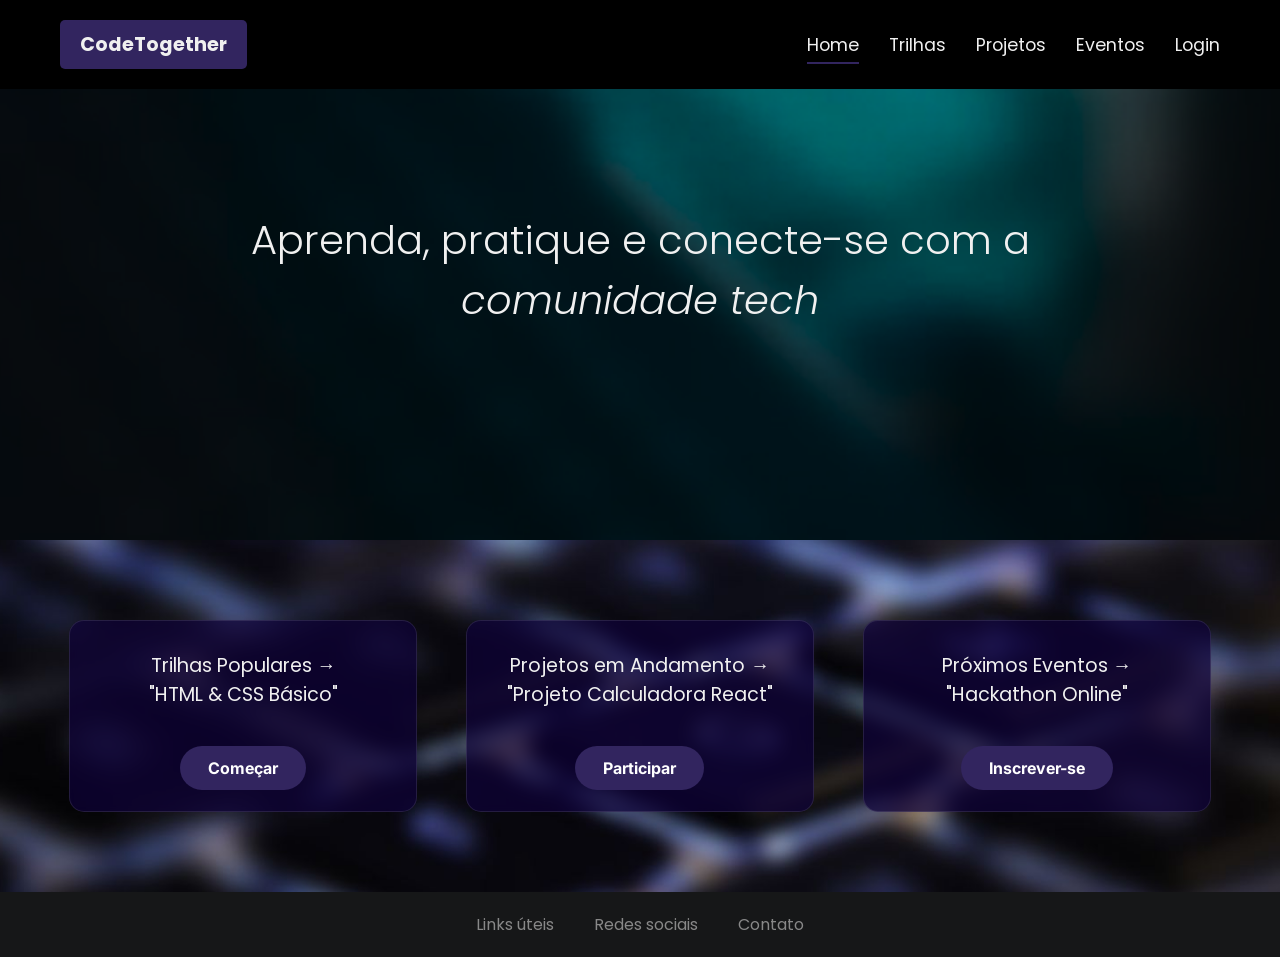
<file: index.html>
<!DOCTYPE html>
<html lang="pt-br">
<head>
    <meta charset="UTF-8">
    <meta name="viewport" content="width=device-width, initial-scale=1.0">
    <title>CodeTogether - Home</title>
    <link rel="stylesheet" href="style.css">
    
    <link rel="preconnect" href="https://fonts.googleapis.com">
    <link rel="preconnect" href="https://fonts.gstatic.com" crossorigin>
    <link href="https://fonts.googleapis.com/css2?family=Anonymous+Pro&family=Inter:wght@400;700&family=Poppins:wght@300;400&display=swap" rel="stylesheet">
</head>
<body>
    <header>
        <div class="container">
            <a href="index.html" class="logo">CodeTogether</a>
            <nav>
                <ul>
                    <li><a href="index.html" class="active">Home</a></li>
                    <li><a href="trilhas.html">Trilhas</a></li>
                    <li><a href="projetos.html">Projetos</a></li>
                    <li><a href="#">Eventos</a></li>
                    <li><a href="#">Login</a></li>
                </ul>
            </nav>
        </div>
    </header>

    <main>
        <section class="hero-section">
            <div class="container">
                <h1>Aprenda, pratique e conecte-se com a <br><em>comunidade tech</em></h1>
            </div>
        </section>

        <section class="cta-section">
            <div class="container card-container">
                <div class="card">
                    <p>Trilhas Populares &rarr; <br>"HTML & CSS Básico"</p>
                    <a href="trilhas.html" class="btn btn-primary">Começar</a>
                </div>
                <div class="card">
                    <p>Projetos em Andamento &rarr; <br>"Projeto Calculadora React"</p>
                    <a href="projetos.html" class="btn btn-primary">Participar</a>
                </div>
                <div class="card">
                    <p>Próximos Eventos &rarr; <br>"Hackathon Online"</p>
                    <a href="#" class="btn btn-primary">Inscrever-se</a>
                </div>
            </div>
        </section>
    </main>

    <footer>
        <div class="container">
            <a href="#">Links úteis</a>
            <a href="#">Redes sociais</a>
            <a href="#">Contato</a>
        </div>
    </footer>
</body>
</html>
</file>
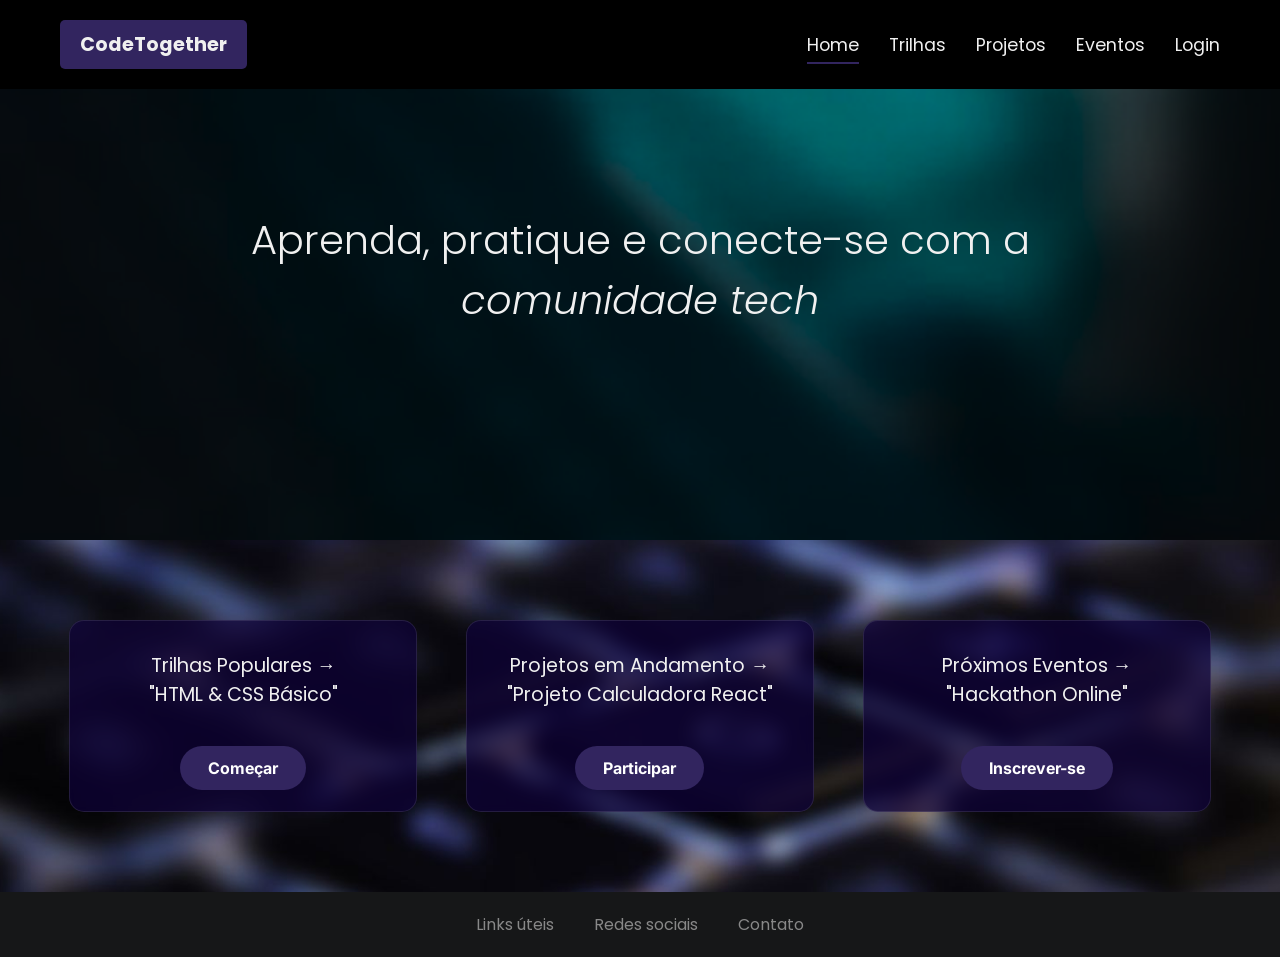
<file: CodeTogether/index.html>
<!DOCTYPE html>
<html lang="pt-br">
<head>
    <meta charset="UTF-8">
    <meta name="viewport" content="width=device-width, initial-scale=1.0">
    <title>CodeTogether - Home</title>
    <link rel="stylesheet" href="style.css">
    
    <link rel="preconnect" href="https://fonts.googleapis.com">
    <link rel="preconnect" href="https://fonts.gstatic.com" crossorigin>
    <link href="https://fonts.googleapis.com/css2?family=Anonymous+Pro&family=Inter:wght@400;700&family=Poppins:wght@300;400&display=swap" rel="stylesheet">
</head>
<body>
    <header>
        <div class="container">
            <a href="index.html" class="logo">CodeTogether</a>
            <nav>
                <ul>
                    <li><a href="index.html" class="active">Home</a></li>
                    <li><a href="trilhas.html">Trilhas</a></li>
                    <li><a href="projetos.html">Projetos</a></li>
                    <li><a href="#">Eventos</a></li>
                    <li><a href="#">Login</a></li>
                </ul>
            </nav>
        </div>
    </header>

    <main>
        <section class="hero-section">
            <div class="container">
                <h1>Aprenda, pratique e conecte-se com a <br><em>comunidade tech</em></h1>
            </div>
        </section>

        <section class="cta-section">
            <div class="container card-container">
                <div class="card">
                    <p>Trilhas Populares &rarr; <br>"HTML & CSS Básico"</p>
                    <a href="trilhas.html" class="btn btn-primary">Começar</a>
                </div>
                <div class="card">
                    <p>Projetos em Andamento &rarr; <br>"Projeto Calculadora React"</p>
                    <a href="projetos.html" class="btn btn-primary">Participar</a>
                </div>
                <div class="card">
                    <p>Próximos Eventos &rarr; <br>"Hackathon Online"</p>
                    <a href="#" class="btn btn-primary">Inscrever-se</a>
                </div>
            </div>
        </section>
    </main>

    <footer>
        <div class="container">
            <a href="#">Links úteis</a>
            <a href="#">Redes sociais</a>
            <a href="#">Contato</a>
        </div>
    </footer>
</body>

    
</html>
</file>
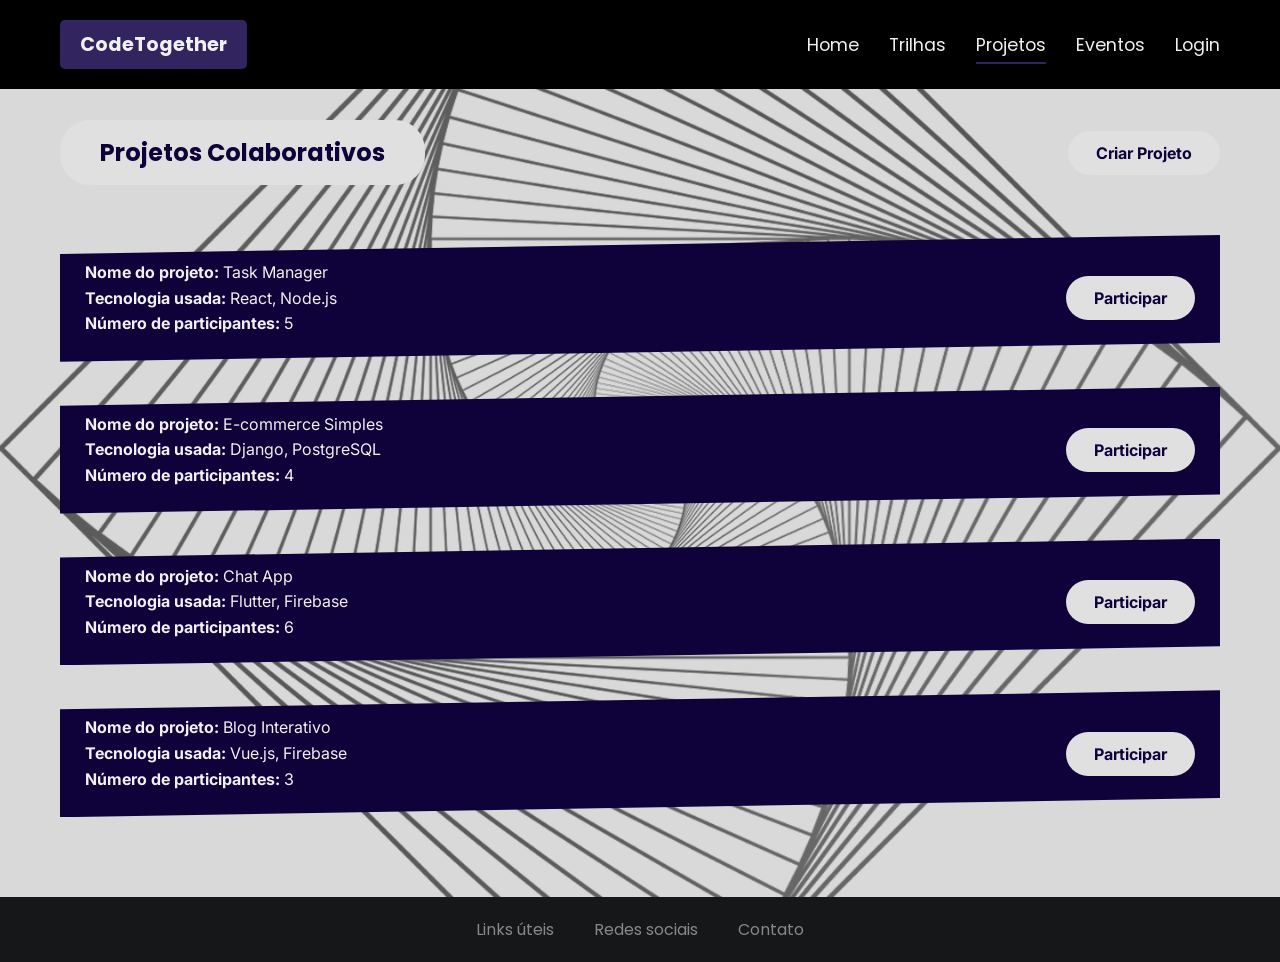
<file: projetos.html>
<!DOCTYPE html>
<html lang="pt-br">
<head>
    <meta charset="UTF-8">
    <meta name="viewport" content="width=device-width, initial-scale=1.0">
    <title>CodeTogether - Projetos</title>
    <link rel="stylesheet" href="style.css">

    <link rel="preconnect" href="https://fonts.googleapis.com">
    <link rel="preconnect" href="https://fonts.gstatic.com" crossorigin>
    <link href="https://fonts.googleapis.com/css2?family=Anonymous+Pro&family=Inter:wght@400;700&family=Poppins:wght@300;400&display=swap" rel="stylesheet">
</head>
<body class="projetos-bg">
    <header>
        <div class="container">
            <a href="index.html" class="logo">CodeTogether</a>
            <nav>
                <ul>
                    <li><a href="index.html">Home</a></li>
                    <li><a href="trilhas.html">Trilhas</a></li>
                    <li><a href="projetos.html" class="active">Projetos</a></li>
                    <li><a href="#">Eventos</a></li>
                    <li><a href="#">Login</a></li>
                </ul>
            </nav>
        </div>
    </header>

    <main class="projetos-page">
        <div class="container">
            <div class="page-header">
                <div class="page-title">
                    <h2>Projetos Colaborativos</h2>
                </div>
                <a href="#" class="btn btn-secondary">Criar Projeto</a>
            </div>

            <div class="projetos-list">
                <div class="projeto-card">
                    <div class="info">
                        <p><strong>Nome do projeto:</strong> Task Manager</p>
                        <p><strong>Tecnologia usada:</strong> React, Node.js</p>
                        <p><strong>Número de participantes:</strong> 5</p>
                    </div>
                    <a href="#" class="btn btn-secondary">Participar</a>
                </div>
                <div class="projeto-card">
                    <div class="info">
                        <p><strong>Nome do projeto:</strong> E-commerce Simples</p>
                        <p><strong>Tecnologia usada:</strong> Django, PostgreSQL</p>
                        <p><strong>Número de participantes:</strong> 4</p>
                    </div>
                    <a href="#" class="btn btn-secondary">Participar</a>
                </div>
                <div class="projeto-card">
                    <div class="info">
                        <p><strong>Nome do projeto:</strong> Chat App</p>
                        <p><strong>Tecnologia usada:</strong> Flutter, Firebase</p>
                        <p><strong>Número de participantes:</strong> 6</p>
                    </div>
                    <a href="#" class="btn btn-secondary">Participar</a>
                </div>
                 <div class="projeto-card">
                    <div class="info">
                        <p><strong>Nome do projeto:</strong> Blog Interativo</p>
                        <p><strong>Tecnologia usada:</strong> Vue.js, Firebase</p>
                        <p><strong>Número de participantes:</strong> 3</p>
                    </div>
                    <a href="#" class="btn btn-secondary">Participar</a>
                </div>
            </div>
        </div>
    </main>

    <footer class="footer-absolute">
        <div class="container">
            <a href="#">Links úteis</a>
            <a href="#">Redes sociais</a>
            <a href="#">Contato</a>
        </div>
    </footer>
</body>
</html>
</file>
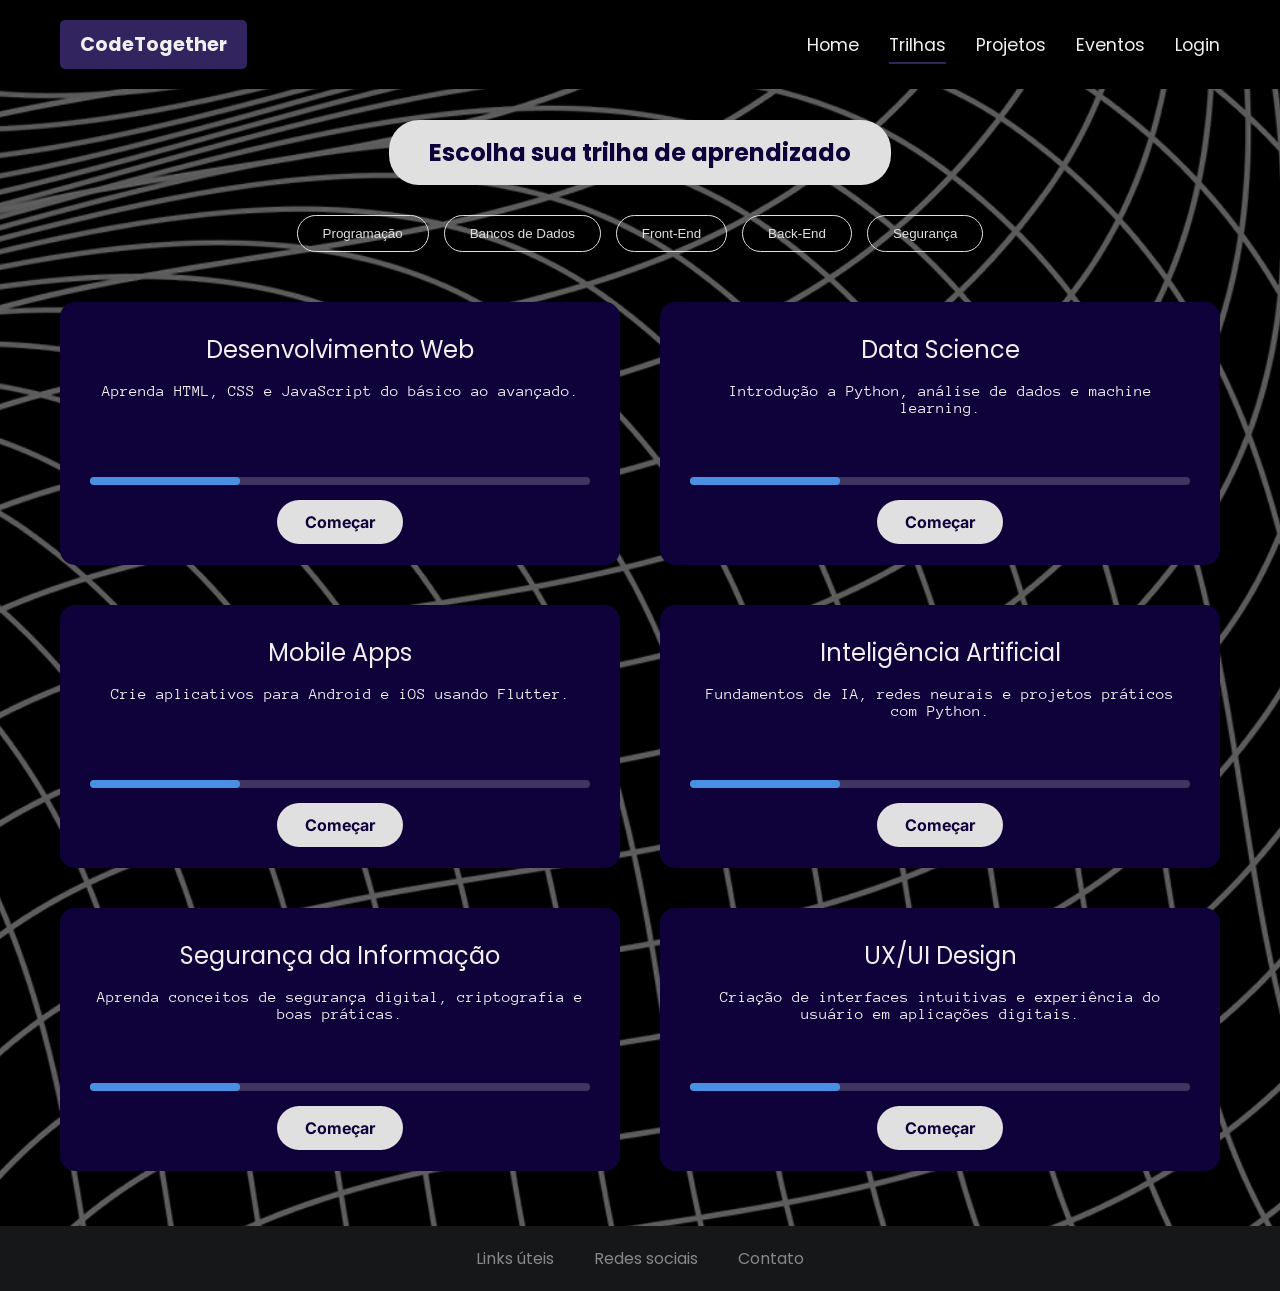
<file: trilhas.html>
<!DOCTYPE html>
<html lang="pt-br">
<head>
    <meta charset="UTF-8">
    <meta name="viewport" content="width=device-width, initial-scale=1.0">
    <title>CodeTogether - Trilhas</title>
    <link rel="stylesheet" href="style.css">
    
    <link rel="preconnect" href="https://fonts.googleapis.com">
    <link rel="preconnect" href="https://fonts.gstatic.com" crossorigin>
    <link href="https://fonts.googleapis.com/css2?family=Anonymous+Pro&family=Inter:wght@400;700&family=Poppins:wght@300;400&display=swap" rel="stylesheet">
</head>
<body class="trilhas-bg">
    <header>
        <div class="container">
            <a href="index.html" class="logo">CodeTogether</a>
            <nav>
                <ul>
                    <li><a href="index.html">Home</a></li>
                    <li><a href="trilhas.html" class="active">Trilhas</a></li>
                    <li><a href="projetos.html">Projetos</a></li>
                    <li><a href="#">Eventos</a></li>
                    <li><a href="#">Login</a></li>
                </ul>
            </nav>
        </div>
    </header>

    <main class="trilhas-page">
        <div class="container">
            <div class="page-title">
                <h2>Escolha sua trilha de aprendizado</h2>
            </div>
            <div class="filters">
                <button class="filter-btn">Programação</button>
                <button class="filter-btn">Bancos de Dados</button>
                <button class="filter-btn">Front-End</button>
                <button class="filter-btn">Back-End</button>
                <button class="filter-btn">Segurança</button>
            </div>

            <div class="trilhas-grid">
                <div class="trilha-card">
                    <h3>Desenvolvimento Web</h3>
                    <p>Aprenda HTML, CSS e JavaScript do básico ao avançado.</p>
                    <div class="progress-bar"><div></div></div>
                    <a href="#" class="btn btn-secondary">Começar</a>
                </div>
                <div class="trilha-card">
                    <h3>Data Science</h3>
                    <p>Introdução a Python, análise de dados e machine learning.</p>
                    <div class="progress-bar"><div></div></div>
                    <a href="#" class="btn btn-secondary">Começar</a>
                </div>
                <div class="trilha-card">
                    <h3>Mobile Apps</h3>
                    <p>Crie aplicativos para Android e iOS usando Flutter.</p>
                    <div class="progress-bar"><div></div></div>
                    <a href="#" class="btn btn-secondary">Começar</a>
                </div>
                <div class="trilha-card">
                    <h3>Inteligência Artificial</h3>
                    <p>Fundamentos de IA, redes neurais e projetos práticos com Python.</p>
                    <div class="progress-bar"><div></div></div>
                    <a href="#" class="btn btn-secondary">Começar</a>
                </div>
                <div class="trilha-card">
                    <h3>Segurança da Informação</h3>
                    <p>Aprenda conceitos de segurança digital, criptografia e boas práticas.</p>
                    <div class="progress-bar"><div></div></div>
                    <a href="#" class="btn btn-secondary">Começar</a>
                </div>
                 <div class="trilha-card">
                    <h3>UX/UI Design</h3>
                    <p>Criação de interfaces intuitivas e experiência do usuário em aplicações digitais.</p>
                    <div class="progress-bar"><div></div></div>
                    <a href="#" class="btn btn-secondary">Começar</a>
                </div>
            </div>
        </div>
    </main>

    <footer class="footer-absolute">
        <div class="container">
            <a href="#">Links úteis</a>
            <a href="#">Redes sociais</a>
            <a href="#">Contato</a>
        </div>
    </footer>
</body>
</html>
</file>
<file: style.css>
/* ------------------- */
/* CONFIGURAÇÕES GERAIS E VARIÁVEIS */
/* ------------------- */

:root {
    /* Cores */
    --color-logo-bg: #32255F;
    --color-dark-blue: #0F023A;
    --color-footer-bg: #161718;
    --color-light-gray-btn: #E0E0E0;
    --color-white: #FFFFFF;
    --color-black: #000000;
    --color-text-light: #F0F0F0;
    --color-progress-bar: #4A90E2;

    /* Fontes */
    --font-primary: 'Poppins', sans-serif; /* Substituta para Sansation */
    --font-secondary: 'Inter', sans-serif;
    --font-code: 'Anonymous Pro', monospace;
}

* {
    margin: 0;
    padding: 0;
    box-sizing: border-box;
}

html {
    scroll-behavior: smooth;
}

body {
    font-family: var(--font-primary);
    color: var(--color-text-light);
    background-color: var(--color-black);
    min-height: 100vh;
    position: relative;
}

.container {
    max-width: 1200px;
    margin: 0 auto;
    padding: 0 20px;
}

a {
    text-decoration: none;
    color: inherit;
}

ul {
    list-style: none;
}


/* ------------------- */
/* HEADER E FOOTER */
/* ------------------- */
header {
    background-color: var(--color-black);
    padding: 20px 0;
    position: absolute;
    width: 100%;
    top: 0;
    left: 0;
    z-index: 10;
}

header .container {
    display: flex;
    justify-content: space-between;
    align-items: center;
}

.logo {
    background-color: var(--color-logo-bg);
    padding: 10px 20px;
    font-size: 1.2rem;
    font-weight: bold;
    border-radius: 5px;
}

nav ul {
    display: flex;
    gap: 30px;
}

nav a {
    font-size: 1.1rem;
    padding-bottom: 5px;
    border-bottom: 2px solid transparent;
    transition: border-color 0.3s;
}

nav a:hover, nav a.active {
    border-color: var(--color-logo-bg);
}

footer {
    background-color: var(--color-footer-bg);
    color: #888;
    padding: 20px 0;
    text-align: center;
}

footer.footer-absolute {
    position: absolute;
    bottom: 0;
    width: 100%;
}

footer .container {
    display: flex;
    justify-content: center;
    gap: 40px;
}

/* ------------------- */
/* COMPONENTES REUTILIZÁVEIS */
/* ------------------- */
.btn {
    padding: 12px 28px;
    border-radius: 25px;
    font-weight: bold;
    text-align: center;
    transition: transform 0.3s, background-color 0.3s;
}

.btn:hover {
    transform: scale(1.05);
}

.btn-primary {
    background-color: var(--color-logo-bg);
    color: var(--color-white);
    font-family: var(--font-secondary);
}

.btn-secondary {
    background-color: var(--color-light-gray-btn);
    color: var(--color-dark-blue);
    font-family: var(--font-secondary);
}


.page-title {
    background-color: var(--color-light-gray-btn);
    color: var(--color-dark-blue);
    padding: 15px 40px;
    border-radius: 30px;
    display: inline-block;
}

/* ------------------- */
/* PÁGINA HOME */
/* ------------------- */
.hero-section {
    background: url('images/fundohome2.png') no-repeat center center/cover;
    height: 60vh;
    display: flex;
    align-items: center;
    justify-content: center;
    text-align: center;
}

.hero-section h1 {
    font-size: 2.5rem;
    font-weight: 300;
}

.cta-section {
    background: url('images/fundohome1.png') no-repeat center center/cover;
    padding: 80px 0;
}

.card-container {
    display: flex;
    justify-content: space-around;
    gap: 30px;
}

.card {
    background-color: rgba(15, 2, 58, 0.7);
    border-radius: 15px;
    padding: 30px;
    text-align: center;
    width: 30%;
    backdrop-filter: blur(5px);
    border: 1px solid rgba(255, 255, 255, 0.1);
}

.card p {
    font-size: 1.2rem;
    margin-bottom: 25px;
    min-height: 80px;
}


/* ------------------- */
/* PÁGINA TRILHAS */
/* ------------------- */
.trilhas-bg {
    background: var(--color-black) url('images/trilhas.png') no-repeat center center;
    background-size: cover;
}

.trilhas-page .container {
    padding-top: 120px;
    padding-bottom: 120px;
    text-align: center;
}

.filters {
    margin: 30px 0 50px;
    display: flex;
    justify-content: center;
    flex-wrap: wrap;
    gap: 15px;
}

.filter-btn {
    background: none;
    border: 1px solid var(--color-light-gray-btn);
    color: var(--color-light-gray-btn);
    padding: 10px 25px;
    border-radius: 20px;
    cursor: pointer;
    transition: background-color 0.3s;
}

.filter-btn:hover {
    background-color: rgba(224, 224, 224, 0.2);
}

.trilhas-grid {
    display: grid;
    grid-template-columns: repeat(2, 1fr);
    gap: 40px;
}

.trilha-card {
    background-color: var(--color-dark-blue);
    padding: 30px;
    border-radius: 15px;
    text-align: center;
}

.trilha-card h3 {
    font-family: var(--font-primary);
    font-weight: 400;
    font-size: 1.5rem;
    margin-bottom: 15px;
}

.trilha-card p {
    font-family: var(--font-code);
    margin-bottom: 25px;
    min-height: 70px;
}

.progress-bar {
    height: 8px;
    background-color: rgba(255,255,255,0.2);
    border-radius: 4px;
    margin-bottom: 25px;
}

.progress-bar div {
    width: 30%; /* Exemplo de progresso */
    height: 100%;
    background-color: var(--color-progress-bar);
    border-radius: 4px;
}


/* ------------------- */
/* PÁGINA PROJETOS */
/* ------------------- */
.projetos-bg {
    background: #D9D9D9 url('images/projetos.png') no-repeat center center;
    background-size: contain;
}

.projetos-page .container {
    padding-top: 120px;
    padding-bottom: 120px;
}

.page-header {
    display: flex;
    justify-content: space-between;
    align-items: center;
    margin-bottom: 50px;
}

.projeto-card {
    background-color: var(--color-dark-blue);
    padding: 25px;
    margin-bottom: 25px;
    display: flex;
    justify-content: space-between;
    align-items: center;
    clip-path: polygon(0 15%, 100% 0, 100% 85%, 0 100%);
}

.projeto-card .info p {
    font-family: var(--font-secondary);
    line-height: 1.6;
}

/* ------------------- */
/* RESPONSIVIDADE (MOBILE) */
/* ------------------- */
@media (max-width: 768px) {
    body {
        padding-bottom: 80px; /* Garante espaço para o footer */
    }
    
    header .container {
        flex-direction: column;
        gap: 20px;
    }

    nav ul {
        gap: 15px;
        justify-content: center;
        flex-wrap: wrap;
    }

    .hero-section h1 {
        font-size: 1.8rem;
    }

    .card-container {
        flex-direction: column;
        align-items: center;
    }

    .card {
        width: 90%;
    }

    .trilhas-grid {
        grid-template-columns: 1fr;
    }

    .page-header {
        flex-direction: column;
        gap: 25px;
    }

    .projeto-card {
        flex-direction: column;
        gap: 20px;
        text-align: center;
        clip-path: none; /* Remove o clip-path em telas menores */
        border-radius: 15px;
    }

    footer.footer-absolute {
        position: relative;
    }
}
</file>
<file: CodeTogether/style.css>
/* ------------------- */
/* CONFIGURAÇÕES GERAIS E VARIÁVEIS */
/* ------------------- */

:root {
    /* Cores */
    --color-logo-bg: #32255F;
    --color-dark-blue: #0F023A;
    --color-footer-bg: #161718;
    --color-light-gray-btn: #E0E0E0;
    --color-white: #FFFFFF;
    --color-black: #000000;
    --color-text-light: #F0F0F0;
    --color-progress-bar: #4A90E2;

    /* Fontes */
    --font-primary: 'Poppins', sans-serif; /* Substituta para Sansation */
    --font-secondary: 'Inter', sans-serif;
    --font-code: 'Anonymous Pro', monospace;
}

* {
    margin: 0;
    padding: 0;
    box-sizing: border-box;
}

html {
    scroll-behavior: smooth;
}

body {
    font-family: var(--font-primary);
    color: var(--color-text-light);
    background-color: var(--color-black);
    min-height: 100vh;
    position: relative;
}

.container {
    max-width: 1200px;
    margin: 0 auto;
    padding: 0 20px;
}

a {
    text-decoration: none;
    color: inherit;
}

ul {
    list-style: none;
}


/* ------------------- */
/* HEADER E FOOTER */
/* ------------------- */
header {
    background-color: var(--color-black);
    padding: 20px 0;
    position: absolute;
    width: 100%;
    top: 0;
    left: 0;
    z-index: 10;
}

header .container {
    display: flex;
    justify-content: space-between;
    align-items: center;
}

.logo {
    background-color: var(--color-logo-bg);
    padding: 10px 20px;
    font-size: 1.2rem;
    font-weight: bold;
    border-radius: 5px;
}

nav ul {
    display: flex;
    gap: 30px;
}

nav a {
    font-size: 1.1rem;
    padding-bottom: 5px;
    border-bottom: 2px solid transparent;
    transition: border-color 0.3s;
}

nav a:hover, nav a.active {
    border-color: var(--color-logo-bg);
}

footer {
    background-color: var(--color-footer-bg);
    color: #888;
    padding: 20px 0;
    text-align: center;
}

footer.footer-absolute {
    position: absolute;
    bottom: 0;
    width: 100%;
}

footer .container {
    display: flex;
    justify-content: center;
    gap: 40px;
}

/* ------------------- */
/* COMPONENTES REUTILIZÁVEIS */
/* ------------------- */
.btn {
    padding: 12px 28px;
    border-radius: 25px;
    font-weight: bold;
    text-align: center;
    transition: transform 0.3s, background-color 0.3s;
}

.btn:hover {
    transform: scale(1.05);
}

.btn-primary {
    background-color: var(--color-logo-bg);
    color: var(--color-white);
    font-family: var(--font-secondary);
}

.btn-secondary {
    background-color: var(--color-light-gray-btn);
    color: var(--color-dark-blue);
    font-family: var(--font-secondary);
}


.page-title {
    background-color: var(--color-light-gray-btn);
    color: var(--color-dark-blue);
    padding: 15px 40px;
    border-radius: 30px;
    display: inline-block;
}

/* ------------------- */
/* PÁGINA HOME */
/* ------------------- */
.hero-section {
    background: url('images/fundohome2.png') no-repeat center center/cover;
    height: 60vh;
    display: flex;
    align-items: center;
    justify-content: center;
    text-align: center;
}

.hero-section h1 {
    font-size: 2.5rem;
    font-weight: 300;
}

.cta-section {
    background: url('images/fundohome1.png') no-repeat center center/cover;
    padding: 80px 0;
}

.card-container {
    display: flex;
    justify-content: space-around;
    gap: 30px;
}

.card {
    background-color: rgba(15, 2, 58, 0.7);
    border-radius: 15px;
    padding: 30px;
    text-align: center;
    width: 30%;
    backdrop-filter: blur(5px);
    border: 1px solid rgba(255, 255, 255, 0.1);
}

.card p {
    font-size: 1.2rem;
    margin-bottom: 25px;
    min-height: 80px;
}


/* ------------------- */
/* PÁGINA TRILHAS */
/* ------------------- */
.trilhas-bg {
    background: var(--color-black) url('images/trilhas.png') no-repeat center center;
    background-size: cover;
}

.trilhas-page .container {
    padding-top: 120px;
    padding-bottom: 120px;
    text-align: center;
}

.filters {
    margin: 30px 0 50px;
    display: flex;
    justify-content: center;
    flex-wrap: wrap;
    gap: 15px;
}

.filter-btn {
    background: none;
    border: 1px solid var(--color-light-gray-btn);
    color: var(--color-light-gray-btn);
    padding: 10px 25px;
    border-radius: 20px;
    cursor: pointer;
    transition: background-color 0.3s;
}

.filter-btn:hover {
    background-color: rgba(224, 224, 224, 0.2);
}

.trilhas-grid {
    display: grid;
    grid-template-columns: repeat(2, 1fr);
    gap: 40px;
}

.trilha-card {
    background-color: var(--color-dark-blue);
    padding: 30px;
    border-radius: 15px;
    text-align: center;
}

.trilha-card h3 {
    font-family: var(--font-primary);
    font-weight: 400;
    font-size: 1.5rem;
    margin-bottom: 15px;
}

.trilha-card p {
    font-family: var(--font-code);
    margin-bottom: 25px;
    min-height: 70px;
}

.progress-bar {
    height: 8px;
    background-color: rgba(255,255,255,0.2);
    border-radius: 4px;
    margin-bottom: 25px;
}

.progress-bar div {
    width: 30%; /* Exemplo de progresso */
    height: 100%;
    background-color: var(--color-progress-bar);
    border-radius: 4px;
}


/* ------------------- */
/* PÁGINA PROJETOS */
/* ------------------- */
.projetos-bg {
    background: #D9D9D9 url('images/projetos.png') no-repeat center center;
    background-size: contain;
}

.projetos-page .container {
    padding-top: 120px;
    padding-bottom: 120px;
}

.page-header {
    display: flex;
    justify-content: space-between;
    align-items: center;
    margin-bottom: 50px;
}

.projeto-card {
    background-color: var(--color-dark-blue);
    padding: 25px;
    margin-bottom: 25px;
    display: flex;
    justify-content: space-between;
    align-items: center;
    clip-path: polygon(0 15%, 100% 0, 100% 85%, 0 100%);
}

.projeto-card .info p {
    font-family: var(--font-secondary);
    line-height: 1.6;
}

/* ------------------- */
/* RESPONSIVIDADE (MOBILE) */
/* ------------------- */
@media (max-width: 768px) {
    body {
        padding-bottom: 80px; /* Garante espaço para o footer */
    }
    
    header .container {
        flex-direction: column;
        gap: 20px;
    }

    nav ul {
        gap: 15px;
        justify-content: center;
        flex-wrap: wrap;
    }

    .hero-section h1 {
        font-size: 1.8rem;
    }

    .card-container {
        flex-direction: column;
        align-items: center;
    }

    .card {
        width: 90%;
    }

    .trilhas-grid {
        grid-template-columns: 1fr;
    }

    .page-header {
        flex-direction: column;
        gap: 25px;
    }

    .projeto-card {
        flex-direction: column;
        gap: 20px;
        text-align: center;
        clip-path: none; /* Remove o clip-path em telas menores */
        border-radius: 15px;
    }

    footer.footer-absolute {
        position: relative;
    }
}
</file>
